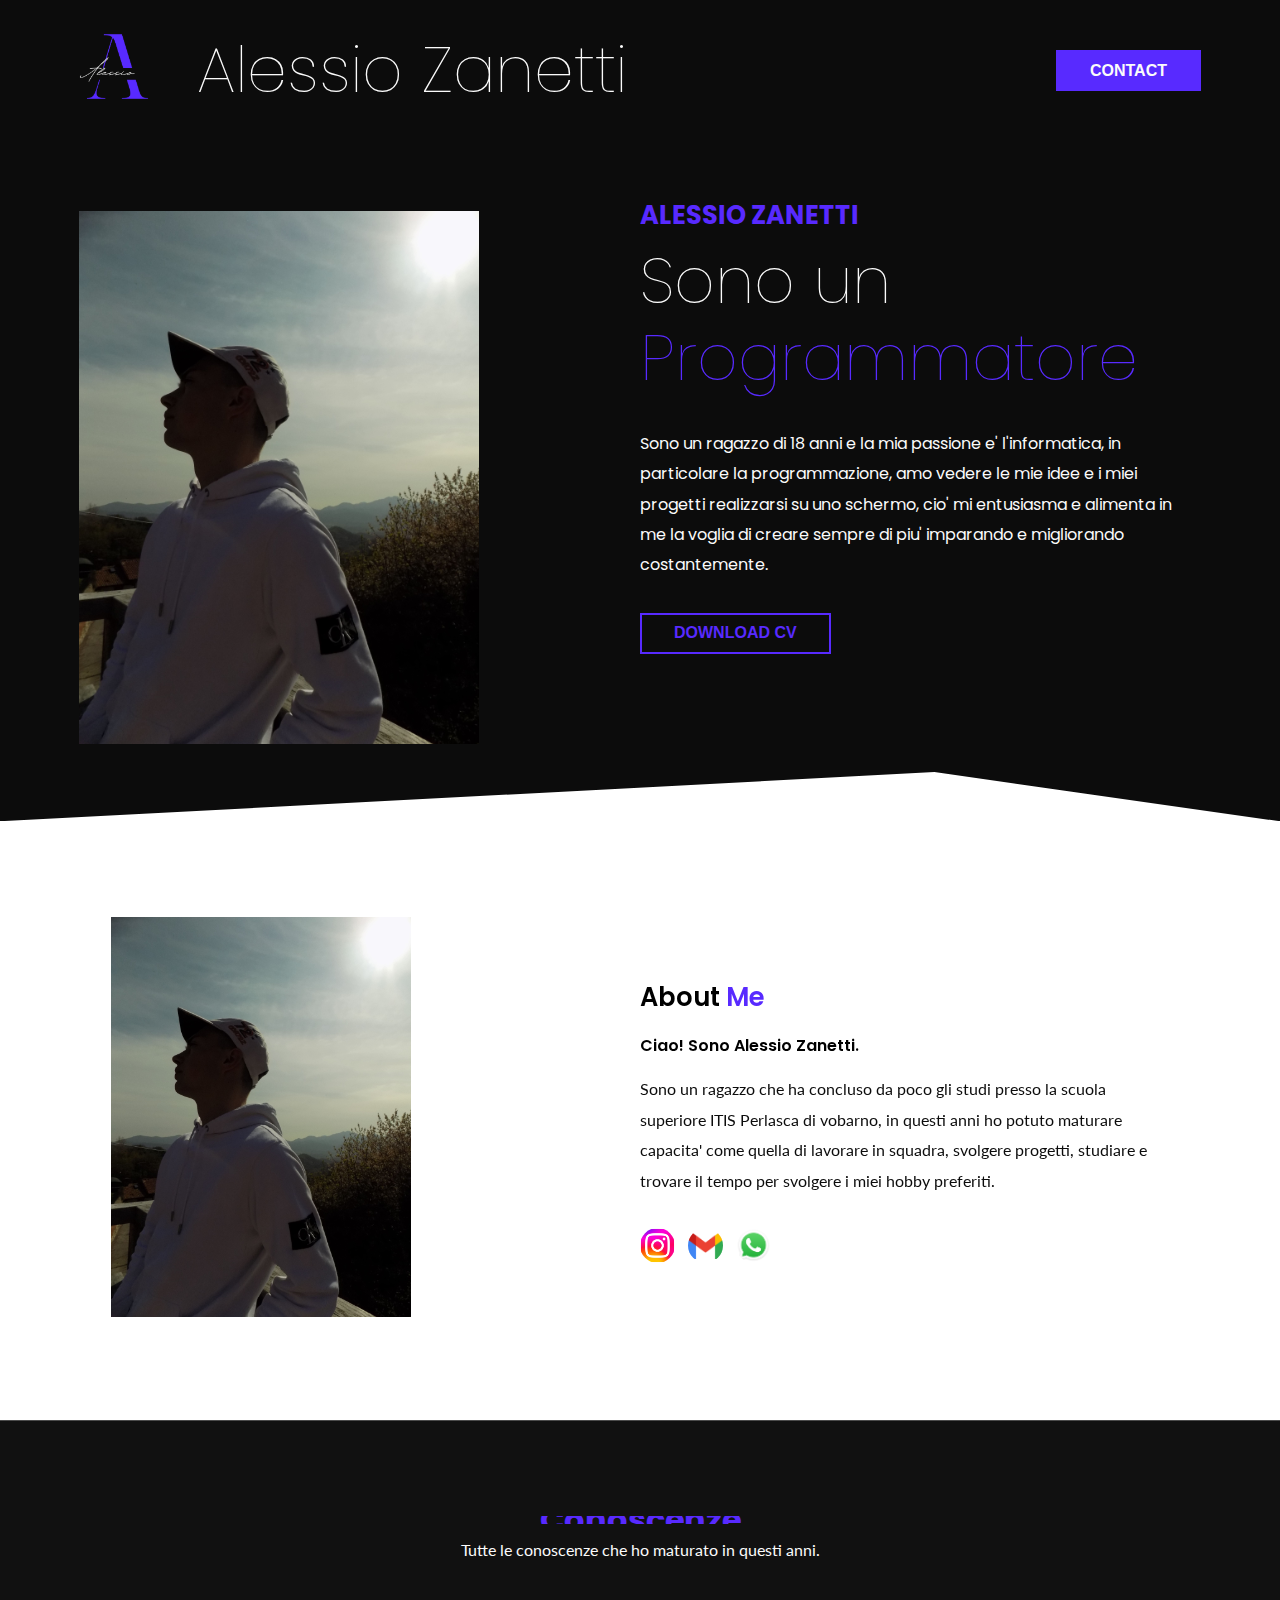
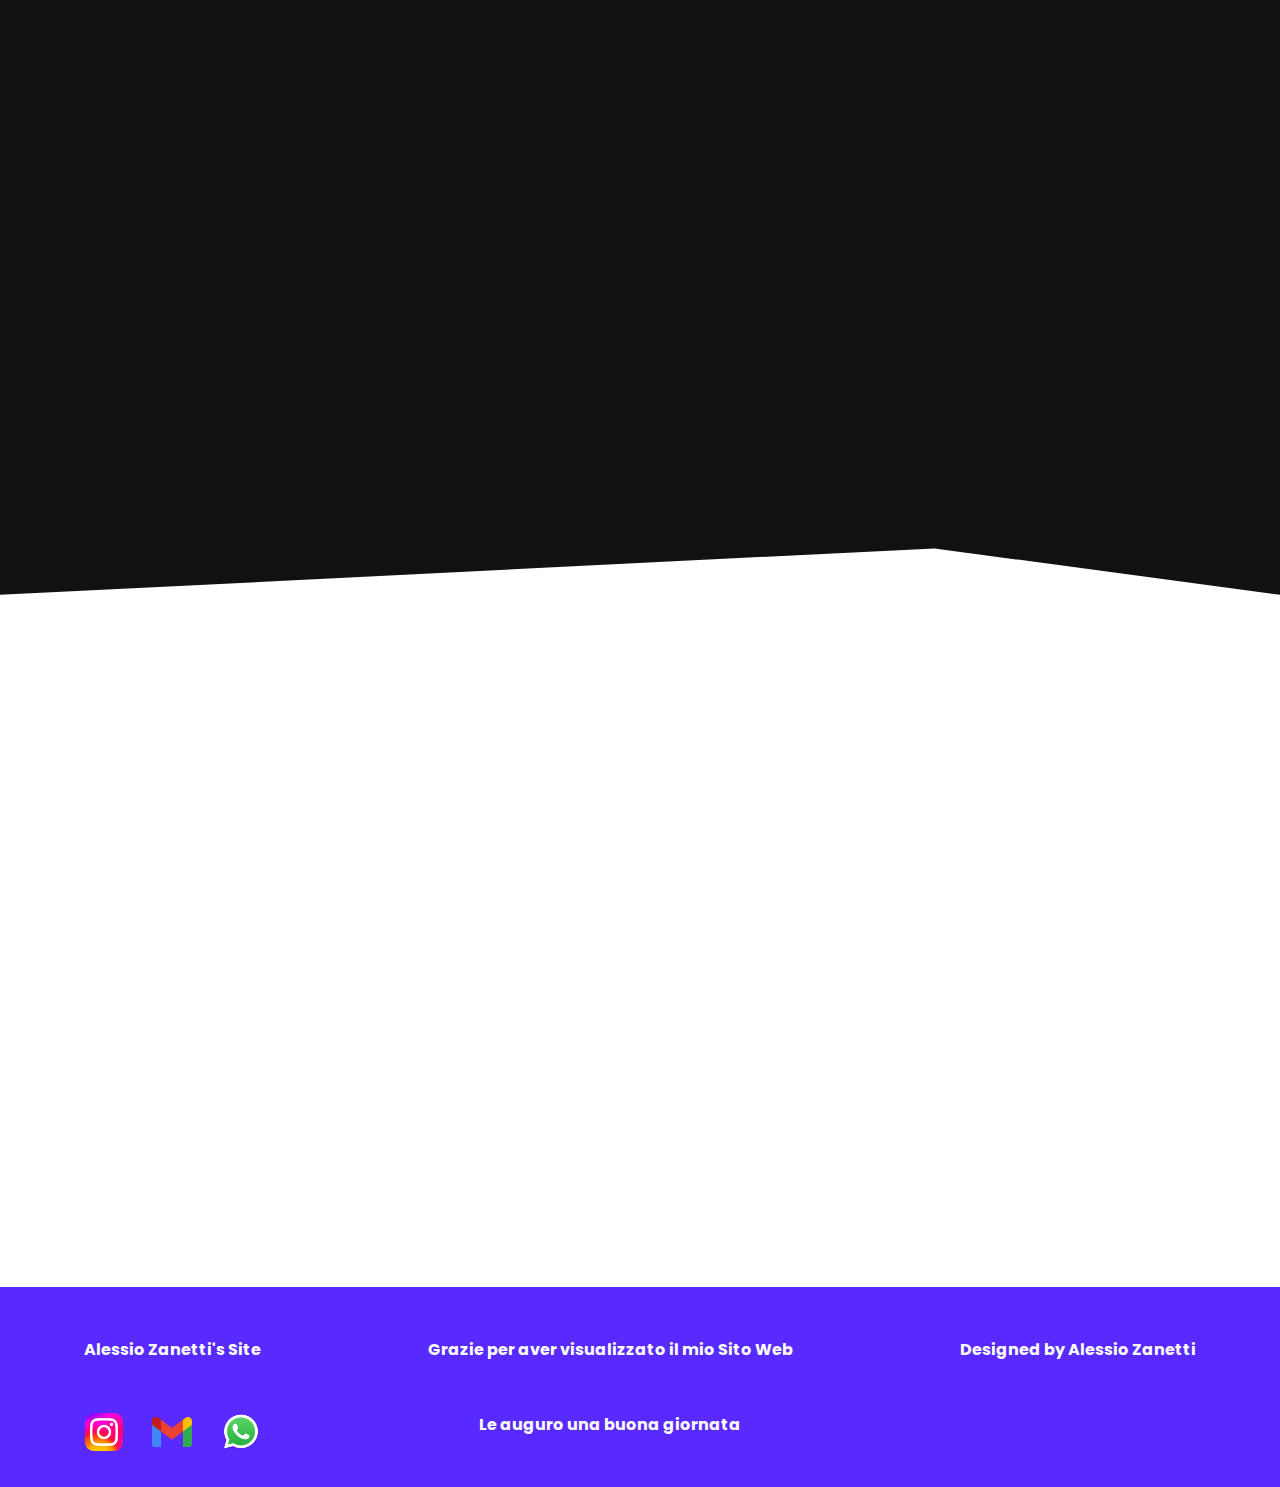
<file: index.html>
<!DOCTYPE html>
<html lang="it">
    <head>
        <meta name="viewport" content="width=device-width, initial-scale=1.0">
        <link rel="stylesheet" href="style.css">
        <link rel="icon" href="img/Alessio.png" type="image/x-icon">
        <link href="https://fonts.googleapis.com/css2?family=Lato:wght@100;400;700&family=Poppins:wght@200&display=swap"
            rel="stylesheet" />
            <link href="https://unpkg.com/aos@2.3.1/dist/aos.css" rel="stylesheet">
            <script src="https://unpkg.com/aos@2.3.1/dist/aos.js"></script>
        <title>Alessio Zanetti</title>
    </head>
    <body>
        <script>
            AOS.init();
          </script>
        <header class="poligono" data-aos="zoom-out" data-aos-duration="2000">
            <div class="container primo">
                <nav class="nav">
                    <div class="logo-main">
                        <div class="logo"> <img src="img/logoAZ.png" width="70px" alt="logo"></div>
                        <h1  class="only-desktop" id="main">Alessio Zanetti</h1>
                    </div>
                    <div class="whatsapp">
                        <a href="whatsapp://send?phone=3388396158&text=Buongiorno,%20vengo%20dal%20sito%20web%20e%20vorrei%20chiederti%20delle%20informazioni"><button class="btn btn-primary">Contact</button></a>
                    </div>
                </nav>
            </div>
            <div class="container">
                <div class="presentazione" id="parag">
                    <div class="profilo-div">
                        <img src="img/profilo.jpg" width="400px" height="auto"/>
                    </div>
                    <div class="descrizione" id="mobpar">
                        <h6>ALESSIO ZANETTI</h6>
                        <h1>
                            Sono un<br />
                            <span>Programmatore</span>
                        </h1>
                        <p>
                            Sono un ragazzo di 18 anni e la mia passione e' l'informatica, in particolare
                            la programmazione, amo vedere le mie idee e i miei progetti realizzarsi su 
                            uno schermo, cio' mi entusiasma e alimenta in me la voglia di creare sempre 
                            di piu' imparando e migliorando costantemente.
                        </p>
                        <a href="file/ALESSIO_ZANETTI_CV.pdf" download>
                            <button class="btn btn-secondary">DOWNLOAD CV</button>
                        </a>
                    </div>
                </div>
            </div>
        </header>
        <section class="about"  data-aos="fade-up" data-aos-offset="250"
        data-aos-duration="2000">
                    <div class="container">
                        <div class="profilo-div-about only-desktop">
                            <img src="img/profilo.jpg"
                                height="400px" alt="profile pic" />
                        </div>
                        <br class="only-mobile">
                        <div class="about-descrizione">
                            <h1>About <span>Me</span></h1>
                            <h3>Ciao! Sono Alessio Zanetti.</h3>
                            <p>
                                Sono un ragazzo che ha concluso da poco gli studi presso la scuola superiore ITIS 
                                Perlasca di vobarno, in questi anni ho potuto maturare capacita' come quella 
                                di lavorare in squadra, svolgere progetti, studiare e trovare il tempo per 
                                svolgere i miei hobby preferiti.
                            </p>
                            <div class="socials">
                                <a href="https://www.instagram.com/_alessiozanetti_/"><img src="img/insta.png" width="40px" /></a>
                                <a href="mailto:alessioz2005@gmail.com"><img src="img/gmail.png" width="40px" /></a>
                                <a href="whatsapp://send?phone=3388396158&text=Buongiorno,%20vengo%20dal%20sito%20web%20e%20vorrei%20chiederti%20delle%20informazioni"><img src="img/whatsApp.png" width="40px" /></a>
                            </div>
                        </div>
                    </div>
        </section>
        <section class="services poligono" >
            <div class="container">
                <h1 class="services-head">Conoscenze</h1>
                <p class="mobilep">Tutte le conoscenze che ho maturato in questi anni.</p>
                <div class="card-grid">
                    <div class="card" data-aos="flip-left"
                    data-aos-easing="ease-out-cubic"
                    data-aos-offset="150"
                    data-aos-duration="2000">
                        <img src="img/web.png" />
                        <h2>Programmazione Web</h2>
                        <p>
                            In questi anni ho consolidato sempre di piu' le mie conoscenze utilizzando 
                            linguaggi web come HTML, CSS e JavaScript realizzando siti web come questo e 
                            altri progetti della scuola, inoltre ho anche esperienza con WordPress.
                            Lato server invece ho appreso PHP e SQL gestendo database relazionali e creando 
                            progetti scolastici.
                        </p>
                    </div>
                    <div class="card" data-aos="flip-left"
                    data-aos-easing="ease-out-cubic"
                    data-aos-offset="150"
                    data-aos-duration="2000">
                        <img src="img/generale.jpg" />
                        <h2>Programmazione Generale</h2>
                        <p>
                            Riguardo alla programmazione classica, ho esperienza con java e quindi conosco 
                            bene la OOP, inoltre possiedo un' infarinatura generale di linguaggi a basso livello
                            come C++ e C. Tutti questi linguaggi mi hanno accompagnato durante gli anni scolastici 
                            e con questi ho creato progetti. 
                        </p>
                    </div>
                    <div class="card" data-aos="flip-left"
                    data-aos-easing="ease-out-cubic"
                    data-aos-offset="150"
                    data-aos-duration="2000">
                        <img src="img/mobile.jpg" />
                        <h2>Sviluppo Mobile Multiplatform</h2>
                        <p>
                            Nonostante la Programmazione Mobile non sia insegnata in ambiente scolastico, 
                            e' una mia grandissima passione, forse la piu' grande in tutto cio' che e' l'informatica, 
                            infatti ho intrapreso lo studio autonomo di dart e flutter, nonostante io non abbia ancora 
                            pubblicato app negli store mobile, sto apprendendo sempre piu' per riuscirci e raggiungere questo obiettivo.
                        </p>
                    </div>
                </div>
            </div>
        </section>
        <section class="project" data-aos="fade-up" data-aos-offset="250"
        data-aos-duration="2000">
            <div class="container">
                <div class="foto-project only-desktop">
                    <img src="img/project1.jpg"
                        height="500px" alt="profile pic" />
                </div>
                <br class="only-mobile">
                <div class="project-descrizione">
                    <h1>La mia <span>App</span></h1>
                    <h3>La mia prima applicazione Multiplatform</h3>
                    <p>
                        Ho creato un app per dispositivi mobile che funge da password manager, 
                        tramite una registrazione con mail e password, l'utente sara' in grado 
                        di memorizzare le password su un database firebase con i dati crittografati.
                    </p>
                    <div class="show-project">
                        <a href="project.html">
                            <button class="btn btn-secondary">SCOPRI DI PI&Uacute</button>
                        </a>
                    </div>
                </div>
            </div>
        </section>
        <div class="footer" class="app" ">
            <div class="footer-div">
                <h4>Alessio Zanetti's Site</h4>
                <div class="footer-soc">
                    <a href="https://www.instagram.com/_alessiozanetti_/"><img src="img/insta.png" width="40px" /></a>
                    <a href="mailto:alessioz2005@gmail.com"><img src="img/gmail.png" width="40px" /></a>
                    <a href="htwhatsapp://send?phone=3388396158&text=Buongiorno,%20vengo%20dal%20sito%20web%20e%20vorrei%20chiederti%20delle%20informazioni"><img src="img/whatsApp.png" width="40px" /></a>
                </div>
                
            </div>
            <div class="footer-div only-desktop">
                <h4>Grazie per aver visualizzato il mio Sito Web</h4>
                <h4>Le auguro una buona giornata</h4>
            </div>
            <div class="footer-div">
                <h4>Designed by Alessio Zanetti</h4>
                <h4></h4>
            </div>

        </div>
    </body>
</html>
</file>
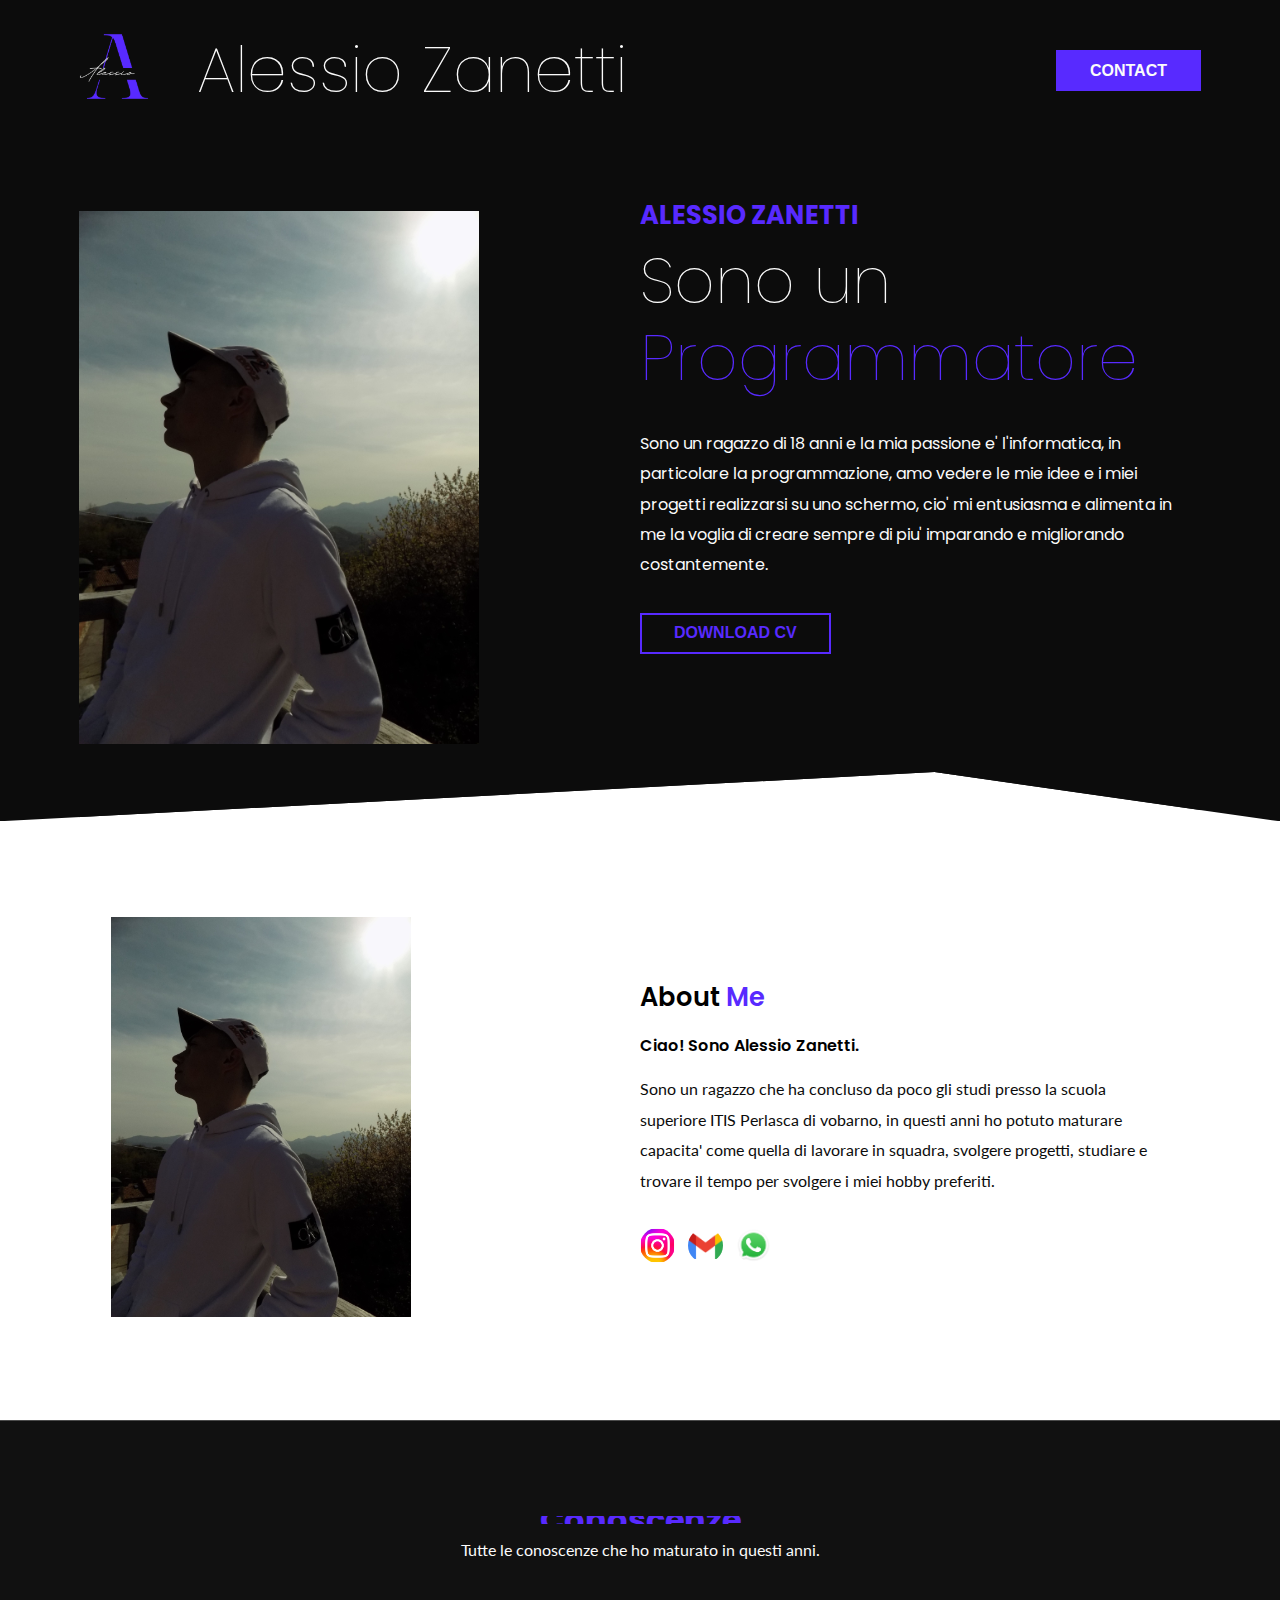
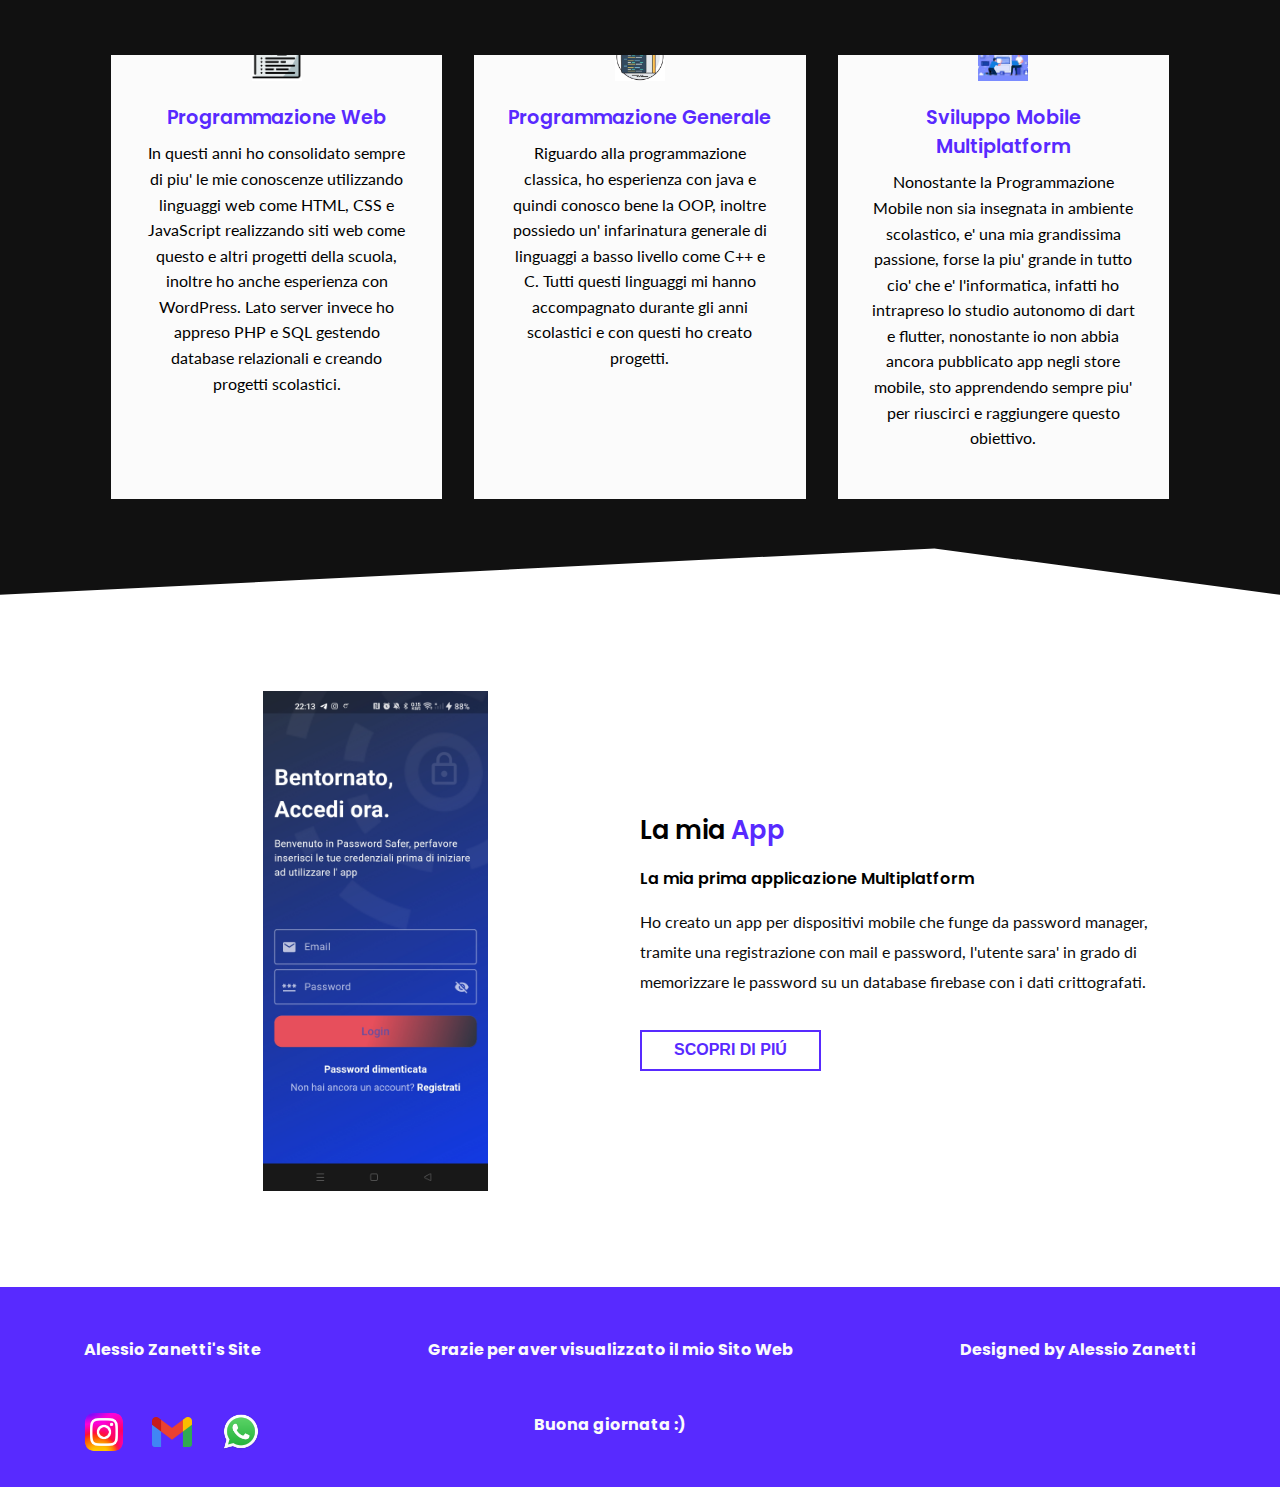
<file: home.html>
<!DOCTYPE html>
<html lang="it">
    <head>
        <meta name="viewport" content="width=device-width, initial-scale=1.0">
        <link rel="stylesheet" href="style.css">
        <link rel="icon" href="img/Alessio.png" type="image/x-icon">
        <link href="https://fonts.googleapis.com/css2?family=Lato:wght@100;400;700&family=Poppins:wght@200&display=swap"
            rel="stylesheet" />
        <title>Alessio Zanetti</title>
    </head>
    <body>
        <header class="poligono">
            <div class="container primo">
                <nav class="nav">
                    <div class="logo-main">
                        <div class="logo"> <img src="img/logoAZ.png" width="70px" alt="logo"></div>
                        <h1  class="only-desktop" id="main">Alessio Zanetti</h1>
                    </div>
                    <div class="whatsapp">
                        <a href="whatsapp://send?phone=3388396158&text=Buongiorno,%20vengo%20dal%20sito%20web%20e%20vorrei%20chiederti%20delle%20informazioni"><button class="btn btn-primary">Contact</button></a>
                    </div>
                </nav>
            </div>
            <div class="container">
                <div class="presentazione" id="parag">
                    <div class="profilo-div">
                        <img src="img/profilo.jpg" width="400px" height="auto"/>
                    </div>
                    <div class="descrizione" id="mobpar">
                        <h6>ALESSIO ZANETTI</h6>
                        <h1>
                            Sono un<br />
                            <span>Programmatore</span>
                        </h1>
                        <p>
                            Sono un ragazzo di 18 anni e la mia passione e' l'informatica, in particolare
                            la programmazione, amo vedere le mie idee e i miei progetti realizzarsi su 
                            uno schermo, cio' mi entusiasma e alimenta in me la voglia di creare sempre 
                            di piu' imparando e migliorando costantemente.
                        </p>
                        <a href="file/ALESSIO_ZANETTI_CV.pdf" download>
                            <button class="btn btn-secondary">DOWNLOAD CV</button>
                        </a>
                    </div>
                </div>
            </div>
        </header>
        <section class="about">
                    <div class="container">
                        <div class="profilo-div-about only-desktop">
                            <img src="img/profilo.jpg"
                                height="400px" alt="profile pic" />
                        </div>
                        <br class="only-mobile">
                        <div class="about-descrizione">
                            <h1>About <span>Me</span></h1>
                            <h3>Ciao! Sono Alessio Zanetti.</h3>
                            <p>
                                Sono un ragazzo che ha concluso da poco gli studi presso la scuola superiore ITIS 
                                Perlasca di vobarno, in questi anni ho potuto maturare capacita' come quella 
                                di lavorare in squadra, svolgere progetti, studiare e trovare il tempo per 
                                svolgere i miei hobby preferiti.
                            </p>
                            <div class="socials">
                                <a href="https://www.instagram.com/_alessiozanetti_/"><img src="img/insta.png" width="40px" /></a>
                                <a href="mailto:alessioz2005@gmail.com"><img src="img/gmail.png" width="40px" /></a>
                                <a href="whatsapp://send?phone=3388396158&text=Buongiorno,%20vengo%20dal%20sito%20web%20e%20vorrei%20chiederti%20delle%20informazioni"><img src="img/whatsApp.png" width="40px" /></a>
                            </div>
                        </div>
                    </div>
        </section>
        <section class="services poligono">
            <div class="container">
                <h1 class="services-head">Conoscenze</h1>
                <p class="mobilep">Tutte le conoscenze che ho maturato in questi anni.</p>
                <div class="card-grid">
                    <div class="card">
                        <img src="img/web.png" />
                        <h2>Programmazione Web</h2>
                        <p>
                            In questi anni ho consolidato sempre di piu' le mie conoscenze utilizzando 
                            linguaggi web come HTML, CSS e JavaScript realizzando siti web come questo e 
                            altri progetti della scuola, inoltre ho anche esperienza con WordPress.
                            Lato server invece ho appreso PHP e SQL gestendo database relazionali e creando 
                            progetti scolastici.
                        </p>
                    </div>
                    <div class="card">
                        <img src="img/generale.jpg" />
                        <h2>Programmazione Generale</h2>
                        <p>
                            Riguardo alla programmazione classica, ho esperienza con java e quindi conosco 
                            bene la OOP, inoltre possiedo un' infarinatura generale di linguaggi a basso livello
                            come C++ e C. Tutti questi linguaggi mi hanno accompagnato durante gli anni scolastici 
                            e con questi ho creato progetti. 
                        </p>
                    </div>
                    <div class="card">
                        <img src="img/mobile.jpg" />
                        <h2>Sviluppo Mobile Multiplatform</h2>
                        <p>
                            Nonostante la Programmazione Mobile non sia insegnata in ambiente scolastico, 
                            e' una mia grandissima passione, forse la piu' grande in tutto cio' che e' l'informatica, 
                            infatti ho intrapreso lo studio autonomo di dart e flutter, nonostante io non abbia ancora 
                            pubblicato app negli store mobile, sto apprendendo sempre piu' per riuscirci e raggiungere questo obiettivo.
                        </p>
                    </div>
                </div>
            </div>
        </section>
        <section class="project">
            <div class="container">
                <div class="foto-project only-desktop">
                    <img src="img/project1.jpg"
                        height="500px" alt="profile pic" />
                </div>
                <br class="only-mobile">
                <div class="project-descrizione">
                    <h1>La mia <span>App</span></h1>
                    <h3>La mia prima applicazione Multiplatform</h3>
                    <p>
                        Ho creato un app per dispositivi mobile che funge da password manager, 
                        tramite una registrazione con mail e password, l'utente sara' in grado 
                        di memorizzare le password su un database firebase con i dati crittografati.
                    </p>
                    <div class="show-project">
                        <a href="project.html">
                            <button class="btn btn-secondary">SCOPRI DI PI&Uacute</button>
                        </a>
                    </div>
                </div>
            </div>
        </section>
        <div class="footer">
            <div class="footer-div">
                <h4>Alessio Zanetti's Site</h4>
                <div class="footer-soc">
                    <a href="https://www.instagram.com/_alessiozanetti_/"><img src="img/insta.png" width="40px" /></a>
                    <a href="mailto:alessioz2005@gmail.com"><img src="img/gmail.png" width="40px" /></a>
                    <a href="htwhatsapp://send?phone=3388396158&text=Buongiorno,%20vengo%20dal%20sito%20web%20e%20vorrei%20chiederti%20delle%20informazioni"><img src="img/whatsApp.png" width="40px" /></a>
                </div>
                
            </div>
            <div class="footer-div only-desktop">
                <h4>Grazie per aver visualizzato il mio Sito Web</h4>
                <h4>Buona giornata :)</h4>
            </div>
            <div class="footer-div">
                <h4>Designed by Alessio Zanetti</h4>
                <h4></h4>
            </div>

        </div>
    </body>
</html>
</file>
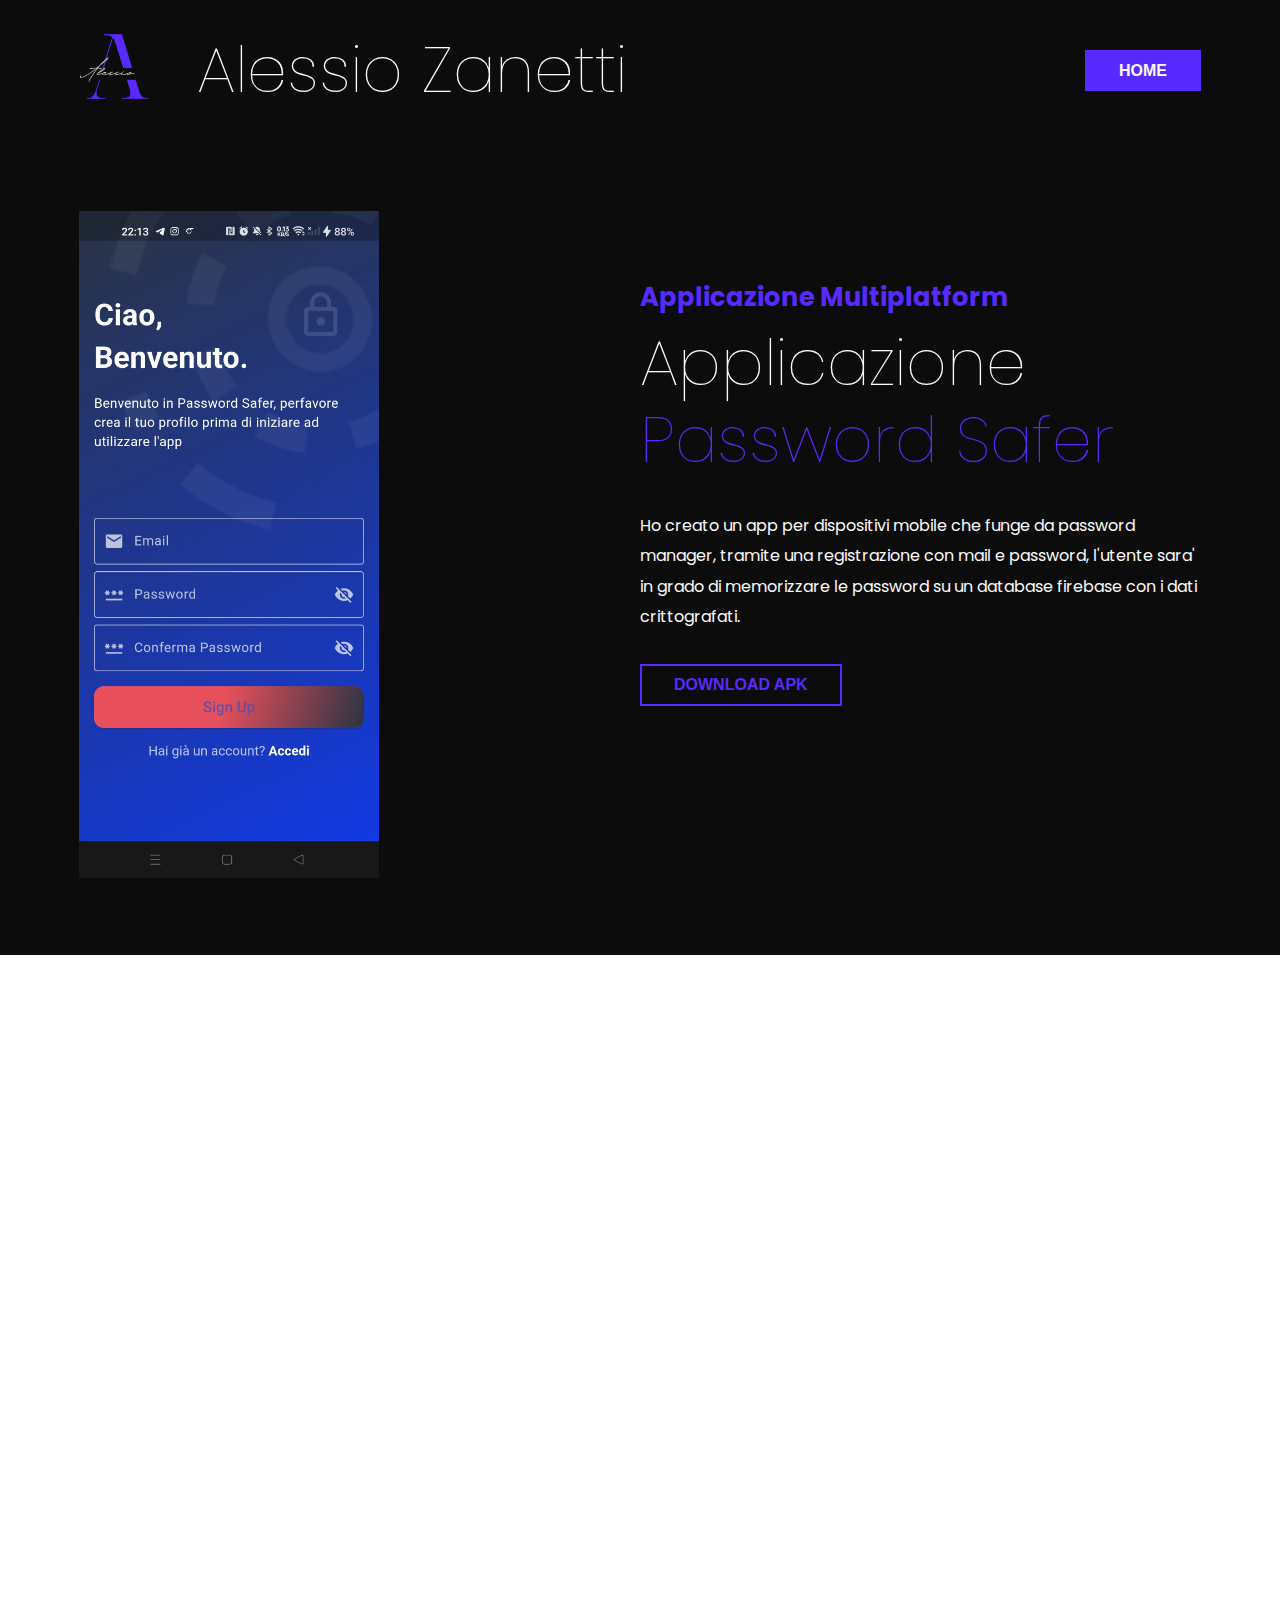
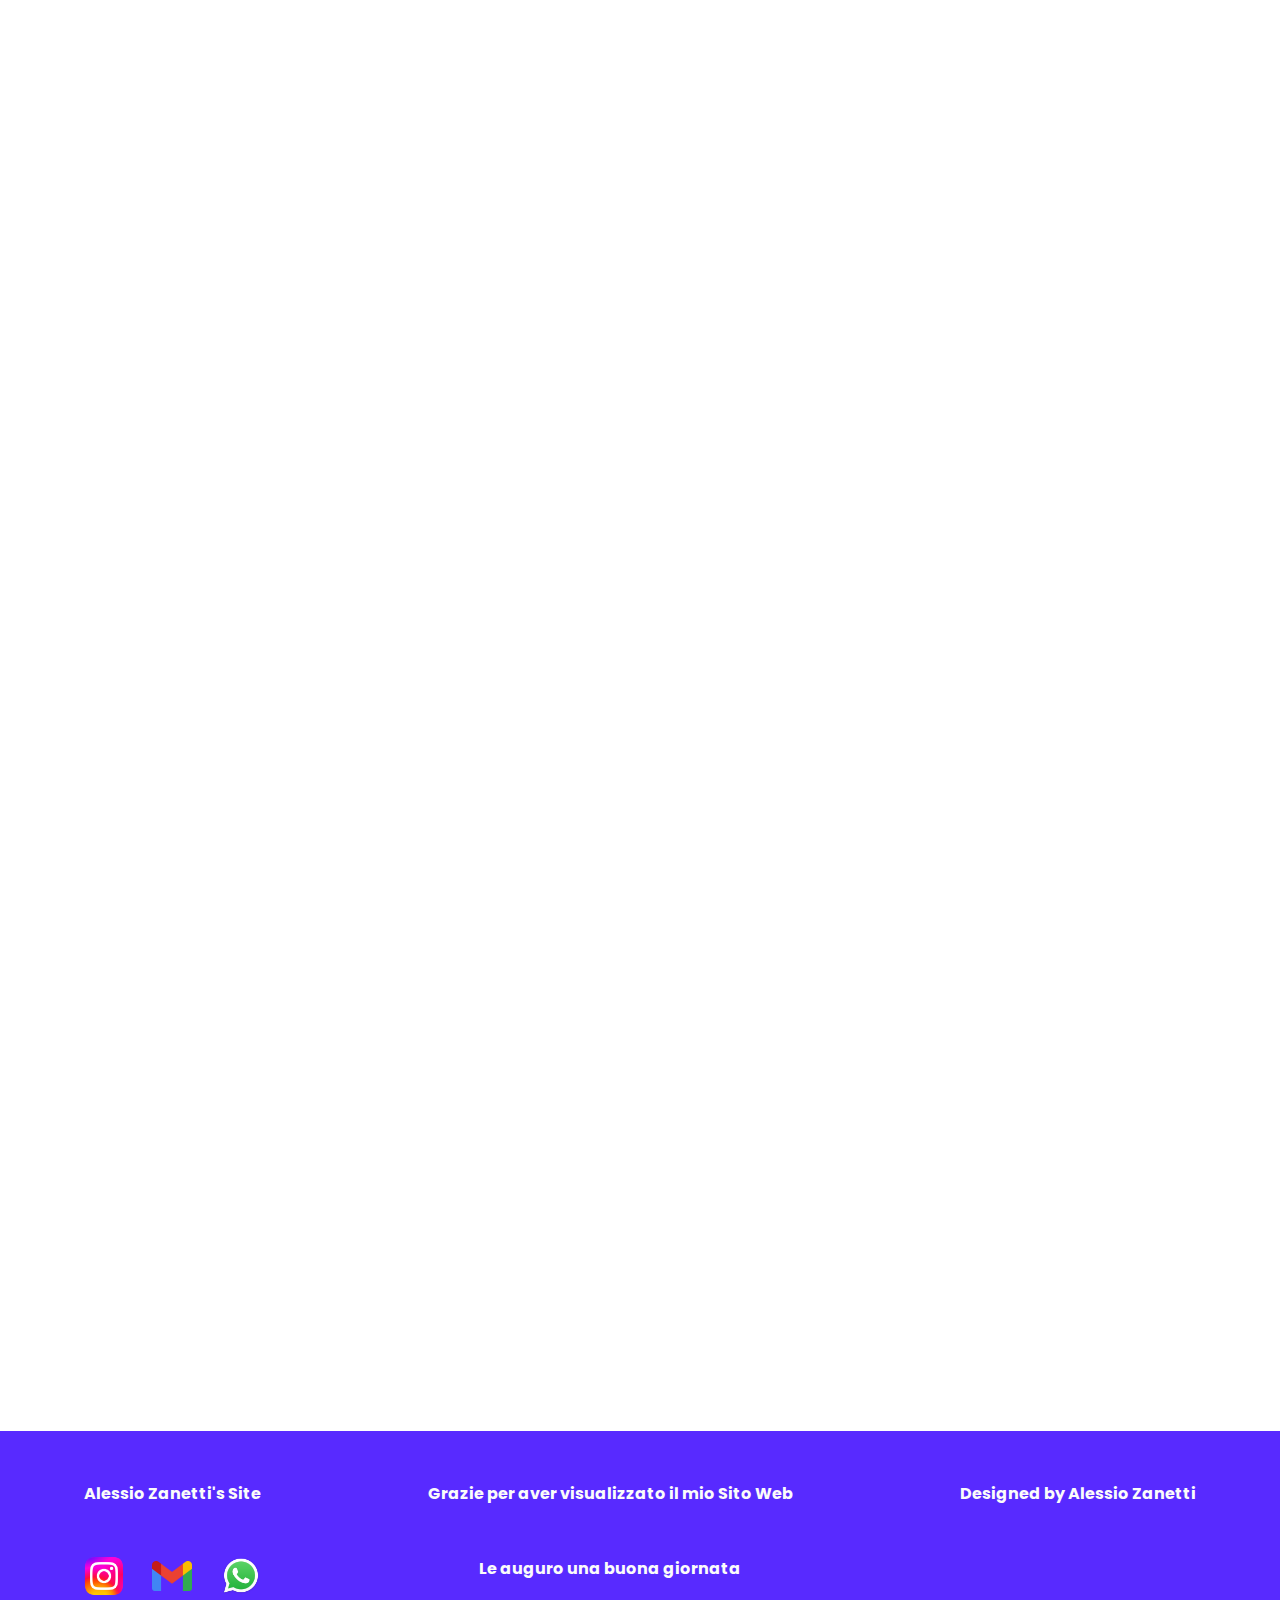
<file: project.html>
<!DOCTYPE html>
<html lang="it">
    <head>
        <meta name="viewport" content="width=device-width, initial-scale=1.0">
        <link rel="stylesheet" href="style.css">
        <link rel="icon" href="img/Alessio.png" type="image/x-icon">
        <link href="https://fonts.googleapis.com/css2?family=Lato:wght@100;400;700&family=Poppins:wght@200&display=swap"
            rel="stylesheet" />
        <title>Alessio Zanetti</title>
        <link href="https://unpkg.com/aos@2.3.1/dist/aos.css" rel="stylesheet">
            <script src="https://unpkg.com/aos@2.3.1/dist/aos.js"></script>
    </head>
    <body>
        <script>
            AOS.init();
          </script>
        <header data-aos="zoom-out" data-aos-duration="2000">
            <div class="container primo">
                <nav class="nav">
                    <div class="logo-main">
                        <div class="logo"> <img src="img/logoAZ.png" width="70px" alt="logo"></div>
                        <h1 id="main" class="only-desktop">Alessio Zanetti</h1>
                    </div>
                    <div>
                        <a href="index.html"><button class="btn btn-primary">Home</button></a>
                    </div>
                </nav>
            </div>
            <div class="container">
                <div class="presentazione" id="parag">
                    <div class="profilo-div">
                        <img src="img/project.jpg" width="300px" height="auto"/>
                    </div>
                    <div class="descrizione" id="mobpar">
                        <h6>Applicazione Multiplatform</h6>
                        <h1>
                            Applicazione<br />
                            <span>Password Safer</span>
                        </h1>
                        <p>
                            Ho creato un app per dispositivi mobile che funge da password manager, 
                            tramite una registrazione con mail e password, l'utente sara' in grado 
                            di memorizzare le password su un database firebase con i dati crittografati.
                        </p>
                        <a href="file/app-release.apk" download>
                            <button class="btn btn-secondary">DOWNLOAD APK</button>
                        </a>
                    </div>
                </div>
            </div>
        </header>
        <section class="app" data-aos="fade-up" data-aos-offset="250"
        data-aos-duration="2000">
            <div class="container  project-div">
                <div class="profilo-div-app">
                    <img src="img/project1.jpg"
                        height="500px" alt="profile pic" />
                </div>
                <br class="only-mobile">
                <div class="about-descrizione">
                    <h1> <span>Login</span> e <span>Registrazione</span></h1>
                    <h3>Password Safer</h3>
                    <p>
                        L'applicazione permette di registrare le password per non smarrirle,
                        per fare cio' occorre registrarsi con email e password e in seguito effettuare
                        il login. 
                        In caso le credenziali per il login andassero smarrite, e' presente un recupero
                        password, infatti viene inviata una mail al proprietario dell'account, che puo' 
                        reimpostare la password. 
                    </p>
                </div>
            </div>
        </section>
        <section class="app black" data-aos="fade-up" data-aos-offset="250"
        data-aos-duration="2000">
            <div class="container project-div">
                <div class="profilo-div-app">
                    <img src="img/project2.jpg"
                        height="500px" alt="profile pic" />
                </div>
                <br class="only-mobile">
                <div class="about-descrizione">
                    <h1>Pagina <span>Principale</span></h1>
                    <h3>Password Safer</h3>
                    <p>
                        La home si presenta con l'elenco di tutte le password dell'account in sessione 
                        presenti sul database, all'interno di essa si puo' ricercare una password 
                        tramite una barra di ricerca. Cliccando su una singola password ne si puo' 
                        visualizzare il contenuto potendo anche copiare il nickname, la password e molto altro.
                    </p>
                </div>
            </div>
        </section>
        <section class="app" data-aos="fade-up" data-aos-offset="250"
        data-aos-duration="2000">
            <div class="container project-div">
                <div class="profilo-div-app">
                    <img src="img/project3.jpg"
                        height="500px" alt="profile pic" />
                </div>
                <br class="only-mobile">
                <div class="about-descrizione">
                    <h1>Aggiunta <span>Password</span></h1>
                    <h3>Password Safer</h3>
                    <p>
                        Ovviamente l'applicazione permette di aggiungere una nuova password tramite il simbolo
                        del + situato nella home, l'aggiunta richiede nome, username o mail, password e sito web.
                        I dati verranno crittografati e infine salvati sul database, in modo da tenerli segreti e 
                        visibili solo al proprietario dell' account.
                    </p>
                </div>
            </div>
        </section>
        <div class="footer" class="app" >
            <div class="footer-div">
                <h4>Alessio Zanetti's Site</h4>
                <div class="footer-soc">
                    <a href="https://www.instagram.com/_alessiozanetti_/"><img src="img/insta.png" width="40px" /></a>
                    <a href="mailto:alessioz2005@gmail.com"><img src="img/gmail.png" width="40px" /></a>
                    <a href="whatsapp://send?phone=3388396158&text=Buongiorno,%20vengo%20dal%20sito%20web%20e%20vorrei%20chiederti%20delle%20informazioni"><img src="img/whatsApp.png" width="40px" /></a>
                </div>
                
            </div>
            <div class="footer-div only-desktop">
                <h4>Grazie per aver visualizzato il mio Sito Web</h4>
                <h4>Le auguro una buona giornata</h4>
            </div>
            <div class="footer-div">
                <h4>Designed by Alessio Zanetti</h4>
                <h4></h4>
            </div>

        </div>
    </body>
</html>
</file>
<file: style.css>
:root {
  
    --primary: rgb(88, 42, 255); 
    --secondary: rgb(12, 12, 12); 
    --bgDark: rgb(12, 12, 12);
    --white: #fbfbfb;
    --bgLight: rgb(190, 181, 181);
  }
  * {
    padding: 0;
    margin: 0;
    box-sizing: border-box;
    -webkit-font-smoothing: antialiased;
    overflow: hidden;
  }
  
@media screen and (min-width: 768px) {

  .poligono{
    clip-path: polygon(0 0, 100% 0, 100% 100%, 73% 94%, 0 100%);
  }
  header {
    background-color: var(--bgDark);
    
  }
  .profilo-div a {
    color: var(--white);
    text-decoration: none;
    margin-right: 2rem;
    text-transform: uppercase;
    transition: all 0.2s ease;
    
  }
  .profilo-div a:hover {
    color: var(--primary);
  }
  .nav {
    padding: 2rem 0 0 0;
  }
  .logo {
    margin-right: 3rem;
  }
  
  body {
    font-family: "Poppins", sans-serif;
  }
  
  .presentazione {
    padding-top: 2rem;
  }
  .profilo-div img {
    margin-top: 70px;
    margin-bottom: 70px;
  }
  .descrizione {
    color: var(--white);
    margin-top: -7rem;
  }
  .descrizione h6 {
    font-size: 1.6rem;
    color: var(--primary);
    margin-bottom: 0.5rem;
  }
  .descrizione h1 {
    font-size: 4rem;
    font-weight: 100;
    line-height: 1.2;
    margin-bottom: 2rem;
  }
  .descrizione h1 span {
    color: var(--primary);
  }
  .descrizione p {
    line-height: 1.9;
    margin-bottom: 2rem;
  }
  
  section {
    padding: 6rem;
  }
  .about h1 {
    margin-bottom: 1rem;
    font-size: 1.6rem;
    font-weight: 600;
  }
  .about h1 span {
    color: var(--primary);
  }
  .about h3 {
    font-size: 1rem;
    margin-bottom: 1rem;
    font-weight: 600;
  }
  .about p {
    font-family: "Lato", sans-serif;
    color: var(--secondary);
    line-height: 1.9rem;
    margin-bottom: 2rem;
  }
  .about .socials {
    display: flex;
  }
  .about .socials a {
    display: flex;
    align-items: center;
    justify-content: center;
    width: 35px;
    margin-right: 0.8rem;
    border-radius: 50%;
  }
  .about .socials a:hover {
    transform: scale(1.1);
  }
  
  .services {
    background: rgb(17, 17, 17);
  }
  .services-head {
    color: rgb(10, 9, 9);
    text-align: center;
    margin-bottom: 1rem;
    line-height: 0.5rem;
    color: var(--primary);
  }
  .services-head + p {
    color: var(--white);
    font-family: "Lato", sans-serif;
    margin-bottom: 1rem;
    text-align: center;
    margin-bottom: 6rem;
    font-weight: 400;
  }
  .card img {
    width: 50px;
    background: white;
  }
  
  .services .card-grid .card {
    background: var(--white);
    padding: 3rem 2rem;
    position: relative;
    text-align: center;
    transition: all 0.2s ease;
  }
  .services .card-grid .card img {
    position: absolute;
    top: -1.5rem;
    left: 50%;
    transform: translateX(-50%);
    color: var();
  }
  .services .card-grid .card h2 {
    font-weight: 600;
    font-size: 1.2rem;
    margin-bottom: 0.5rem;
    color: var(--primary);
  }
  .services .card-grid .card p {
    font-family: "Lato", sans-serif;
    color: var(--seconday);
    line-height: 1.6;
  }
  .services .card-grid .card:hover {
    background: var(--primary);
  }
  .services .card-grid .card:hover h2 {
    color: var(--white);
  }
  .services .card-grid .card:hover p {
    color: var(--white);
  }

  .nav{
    display: flex;
    align-items: center;
    justify-content: space-between;
    background-color: var(--bgDark);
  }

  .logo-main{
    display: flex;
    justify-content: right;
  }
  .btn {
    padding: 0.6rem 2rem;
    font-size: 1rem;
    font-weight: 600;
    border: 2px solid transparent;
    outline: none;
    cursor: pointer;
    text-transform: uppercase;
    transition: all 0.6s ease-in-out;
  }
  .btn-primary {
    background-color: var(--primary);
    color: var(--white);
  }
  .btn-primary:hover {
    background: transparent;
    border-color: var(--primary);
    color: var(--primary);
  }

  .btn-secondary {
    background: transparent;
    color: var(--primary);
    border-color: var(--primary);
  }
  .btn-secondary:hover {
    background: var(--primary);
    color: var(--white);
  }
  #main{
    font-size: 4rem;
    font-weight: 100;
    line-height: 1.2;
    color: var(--white);
  }
  .profilo-div{
    flex:1;
    justify-content: center;
  }
  .descrizione{
    flex: 1;
  }
  .presentazione{
    display: flex;
    align-items: center;
    justify-content: space-between;
    background-color: var(--bgDark);
  }
  .about .container{
    display: flex;
    align-items: center;
  }
  .profilo-div-about{
    flex: 1;
    justify-content: right;
  }
  .about-descrizione{
    flex: 1; 
  }

  .only-mobile {
    display: none !important;
  }
  .services .card-grid {
    display: grid;
    grid-template-columns: repeat(3, 1fr);
    column-gap: 2rem;
  }
  .container {
    max-width: 1152px;
    padding: 0 15px;
    margin: 0 auto;
  }
  .project h1 {
    margin-bottom: 1rem;
    font-size: 1.6rem;
    font-weight: 600;
  }
  .project h1 span {
    color: var(--primary);
  }
  .project h3 {
    font-size: 1rem;
    margin-bottom: 1rem;
    font-weight: 600;
  }
  .project p {
    font-family: "Lato", sans-serif;
    color: var(--secondary);
    line-height: 1.9rem;
    margin-bottom: 2rem;
  }
  .project .show-project {
    display: flex;
  }
  .project .container{
    display: flex;
    align-items: center;
  }
  .foto-project{
    flex: 1;
    display: flex;
    justify-content: center;
  }
  .project-descrizione{
    flex: 1;
  }
  .app h1 {
    margin-bottom: 1rem;
    font-size: 1.6rem;
    font-weight: 600;
  }
  .app h1 span {
    color: var(--primary);
  }
  .app h3 {
    font-size: 1rem;
    margin-bottom: 1rem;
    font-weight: 600;
  }
  .app p {
    font-family: "Lato", sans-serif;
    color: var(--secondary);
    line-height: 1.9rem;
    margin-bottom: 2rem;
  }
  .app .socials {
    display: flex;
  }
  .app .socials a {
    display: flex;
    align-items: center;
    justify-content: center;
    width: 35px;
    margin-right: 0.8rem;
    border-radius: 50%;
  }
  .app .socials a:hover {
    transform: scale(1.1);
  }
  .app .container{
    display: flex;
    align-items: center;
  }
  .profilo-div-app{
    flex: 1;
    display: flex;
    justify-content: center;
  }
  .app-descrizione{
    flex: 1;
    
  }
  .black{
    background-color: var(--bgDark);
  }
  .black p,.black h1, .black h3{
    color: var(--white);

  }
  .footer{
    display: flex;
    justify-content: space-around;
    background-color: var(--primary);
    color: var(--white);
    min-height: 200px;
  }
  .footer-soc{
    display: flex;
    flex-direction: row;
    justify-content: space-between;
    align-items: center;
  }
  .footer-div{
    display: flex;
    flex-direction: column;
    gap: 50px;
    margin-top: 50px;
    text-align: center;

  }
  
}










@media screen and (max-width: 767px) {

  .only-desktop {
    display: none !important;
  }
  .poligono{
    clip-path: polygon(0 0, 100% 0, 100% 96%, 50% 100%, 0 96%);
  }
  header {
    background-color: var(--bgDark);
  }
  .profilo-div a {
    color: var(--white);
    text-decoration: none;
    margin-right: 2rem;
    text-transform: uppercase;
    transition: all 0.2s ease;
  }
  .profilo-div a:hover {
    color: var(--primary);
  }
  .nav {
    padding: 2rem 0 0 0;
  }
  .logo {
    margin-right: 3rem;
  }
  
  body {
    font-family: "Poppins", sans-serif;
  }
  
  .presentazione {
    padding-top: 2rem;
  }
  .profilo-div img {
    width: 400px;
    height: auto;
    margin-top: 70px;
    margin-bottom: 70px;
  }
  .descrizione {
    color: var(--white);
    margin-top: -7rem;
  }
  .descrizione h6 {
    font-size: 1.6rem;
    color: var(--primary);
    margin-bottom: 0.5rem;
  }
  .descrizione h1 {
    font-size: 4rem;
    font-weight: 100;
    line-height: 1.2;
    margin-bottom: 2rem;
  }
  .descrizione h1 span {
    color: var(--primary);
  }
  .descrizione p {
    line-height: 1.9;
    margin-bottom: 2rem;
  }
  
  section {
    padding: 6rem;
  }
  .about h1 {
    margin-bottom: 1rem;
    font-size: 1.6rem;
    font-weight: 600;
  }
  .about h1 span {
    color: var(--primary);
  }
  .about h3 {
    font-size: 1rem;
    margin-bottom: 1rem;
    font-weight: 600;
  }
  .about p {
    font-family: "Lato", sans-serif;
    color: var(--secondary);
    line-height: 1.9rem;
    margin-bottom: 2rem;
  }
  .about .socials {
    display: flex;
    justify-content: center;
  }
  .about .socials a {
    display: flex;
    align-items: center;
    justify-content: center;
    width: 35px;
    margin-right: 0.8rem;
    border-radius: 50%;
  }
  .about .socials a:hover {
    transform: scale(1.1);
  }
  
  .services {
    background: rgb(17, 17, 17);
  }
  .services-head {
    color: rgb(10, 9, 9);
    text-align: center;
    margin-bottom: 1rem;
    line-height: 0.5rem;
    color: var(--primary);
  }
  .services-head + p {
    color: var(--white);
    font-family: "Lato", sans-serif;
    margin-bottom: 1rem;
    text-align: center;
    margin-bottom: 6rem;
    font-weight: 400;
  }
  .card img {
    width: 50px;
    background: white;
  }
  
  .services .card-grid .card {
    background: var(--white);
    padding: 3rem 2rem;
    position: relative;
    text-align: center;
    transition: all 0.2s ease;
  }
  .services .card-grid .card img {
    position: absolute;
    top: -1.5rem;
    left: 50%;
    transform: translateX(-50%);
    color: var();
  }
  .services .card-grid .card h2 {
    font-weight: 600;
    font-size: 1.2rem;
    margin-bottom: 0.5rem;
    color: var(--primary);
  }
  .services .card-grid .card p {
    font-family: "Lato", sans-serif;
    color: var(--seconday);
    line-height: 1.6;
  }
  .services .card-grid .card:hover {
    background: var(--primary);
  }
  .services .card-grid .card:hover h2 {
    color: var(--white);
  }
  .services .card-grid .card:hover p {
    color: var(--white);
  }
  .primo{
    display: flex;
    justify-content: center;
  }
  .nav{
    display: flex;
    align-items: center;
    justify-content: space-between;
    background-color: var(--bgDark);
    width: 90%;
  }

  .logo-main{
    display: flex;
    justify-content: right;
  }
  .btn {
    padding: 0.6rem 2rem;
    font-size: 1rem;
    font-weight: 600;
    border: 2px solid transparent;
    outline: none;
    cursor: pointer;
    text-transform: uppercase;
    transition: all 0.2s ease;
  }
  .btn-primary {
    background-color: var(--primary);
    color: var(--white);
  }
  .btn-primary:hover {
    background: transparent;
    border-color: var(--primary);
    color: var(--primary);
  }

  .btn-secondary {
    background: transparent;
    color: var(--primary);
    border-color: var(--primary);
  }
  .btn-secondary:hover {
    background: var(--primary);
    color: var(--white);
  }
  #main{
    font-size: 4rem;
    font-weight: 100;
    line-height: 1.2;
    color: var(--white);
  }
  .profilo-div{
    flex:1;
    justify-content: center;
  }
  .descrizione{
    flex: 1;
  }
  .presentazione{
    display: flex;
    align-items: center;
    justify-content: space-between;
    background-color: var(--bgDark);
  }
  .about .container{
    display: flex;
    align-items: center;
  }
  .profilo-div-about{
    flex: 1;
    justify-content: right;
  }
  .about-descrizione{
    flex: 1;   
  }

  
  .services-head + p {
    margin-bottom: 3rem;
  }
  .services .card-grid .card {
    background: var(--white);
    text-align: center;
    transition: all 0.2s ease;
    margin-bottom: 70px;
    padding-left: 30px;
    padding-right: 30px;
    display: block;
  }
  .services .card-grid .card img {
    transform: translateX(-50%);
  }
  #main{
    font-size: 2rem;
    font-weight: 50;
    line-height: 1.2;
    color: var(--white);
    display: flex; /* Utilizziamo Flexbox */
  justify-content: center; /* Centra orizzontalmente */
  align-items: center; /* Centra verticalmente */
  }
  .btn {
    padding: 0.3rem 0.6rem;
    font-size: 1rem;
    font-weight: 600;
    border: 2px solid transparent;
    outline: none;
    cursor: pointer;
    text-transform: uppercase;
    transition: all 0.2s ease;
  }
  header nav .logo {
    margin-right: 0rem;
  }
  #parag{
    display: block;
  }
  .descrizione {
    color: var(--white);
    margin-top: 0rem;
  }
  .descrizione h6 {
    font-size: 1.6rem;
    color: var(--primary);
    margin-bottom: 0.5rem;
  }
  .descrizione h1 {
    font-size: 2rem;
    font-weight: 100;
    line-height: 1.2;
    margin-bottom: 1rem;
  }
  .descrizione h1 span {
    color: var(--primary);
  }
  .descrizione p {
    line-height: 1.9;
    margin-bottom: 2rem;
  }
  .profilo-div{
    display: flex;
    justify-content: center;
  }
  .profilo-div img {
    width: 90%;
    height: auto;
    margin-top: 0px;
    margin-bottom: 10px;
  }
  
  .btn-secondary {
    background: transparent;
    color: var(--primary);
    border-color: var(--primary);
    margin-bottom: 3rem;
  }
  .btn-primary {
    background: transparent;
    color: var(--primary);
    border-color: var(--primary);
  }
  html{
    background-color: var(--white);
  }
  header {
    background-color: var(--bgDark);
    clip-path: polygon(0 0, 100% 0, 100% 96%, 50% 100%, 0 96%);
  }
  section {
    padding: 2rem;
  }
  #mobpar{
    padding: 2rem;
  }
  .project .socials {
    display: flex;
    justify-content: center;
  }

  
  .project h1 {
    margin-bottom: 1rem;
    font-size: 1.6rem;
    font-weight: 600;
  }
  .project h1 span {
    color: var(--primary);
  }
  .project h3 {
    font-size: 1rem;
    margin-bottom: 1rem;
    font-weight: 600;
  }
  .project p {
    font-family: "Lato", sans-serif;
    color: var(--secondary);
    line-height: 1.9rem;
    margin-bottom: 2rem;
  }
  .project .show-project {
    display: flex;
    align-items: center;
    justify-content: center;
  }
  
  .project .container{
    display: flex;
    align-items: center;
  }
  .foto-project{
    flex: 1;
  }
  .project-descrizione{
    flex: 1;   
  }
  .app h1 {
    margin-bottom: 1rem;
    font-size: 1.6rem;
    font-weight: 600;
  }
  .app h1 span {
    color: var(--primary);
  }
  .app h3 {
    font-size: 1rem;
    margin-bottom: 1rem;
    font-weight: 600;
  }
  .app p {
    font-family: "Lato", sans-serif;
    color: var(--secondary);
    line-height: 1.9rem;
    margin-bottom: 2rem;
  }
  .app .socials {
    display: flex;
    justify-content: center;
  }
  .app .socials a {
    display: flex;
    align-items: center;
    justify-content: center;
    width: 35px;
    margin-right: 0.8rem;
    border-radius: 50%;
  }
  .app .socials a:hover {
    transform: scale(1.1);
  }
  .app .container{
    display: flex;
    align-items: center;
  }
  .profilo-div-app{
    flex: 1;
    justify-content: right;
  }
  .app-descrizione{
    flex: 1;   
  }
  
  .black{
    background-color: var(--bgDark);
  }
  .black p,.black h1, .black h3{
    color: var(--white);

  }
  .project-div{
    display: flex;
    flex-direction: column;
  }
  .footer{
    display: flex;
    flex-direction: column;
    justify-content: space-around;
    background-color: var(--primary);
    color: var(--white);
  }
  .footer-soc{
    display: flex;
    flex-direction: row;
    justify-content: space-around;
  }
  .footer-div{
    display: flex;
    flex-direction: column;
    gap: 50px;
    margin-top: 50px;
    text-align: center;

  }
  

}
</file>
